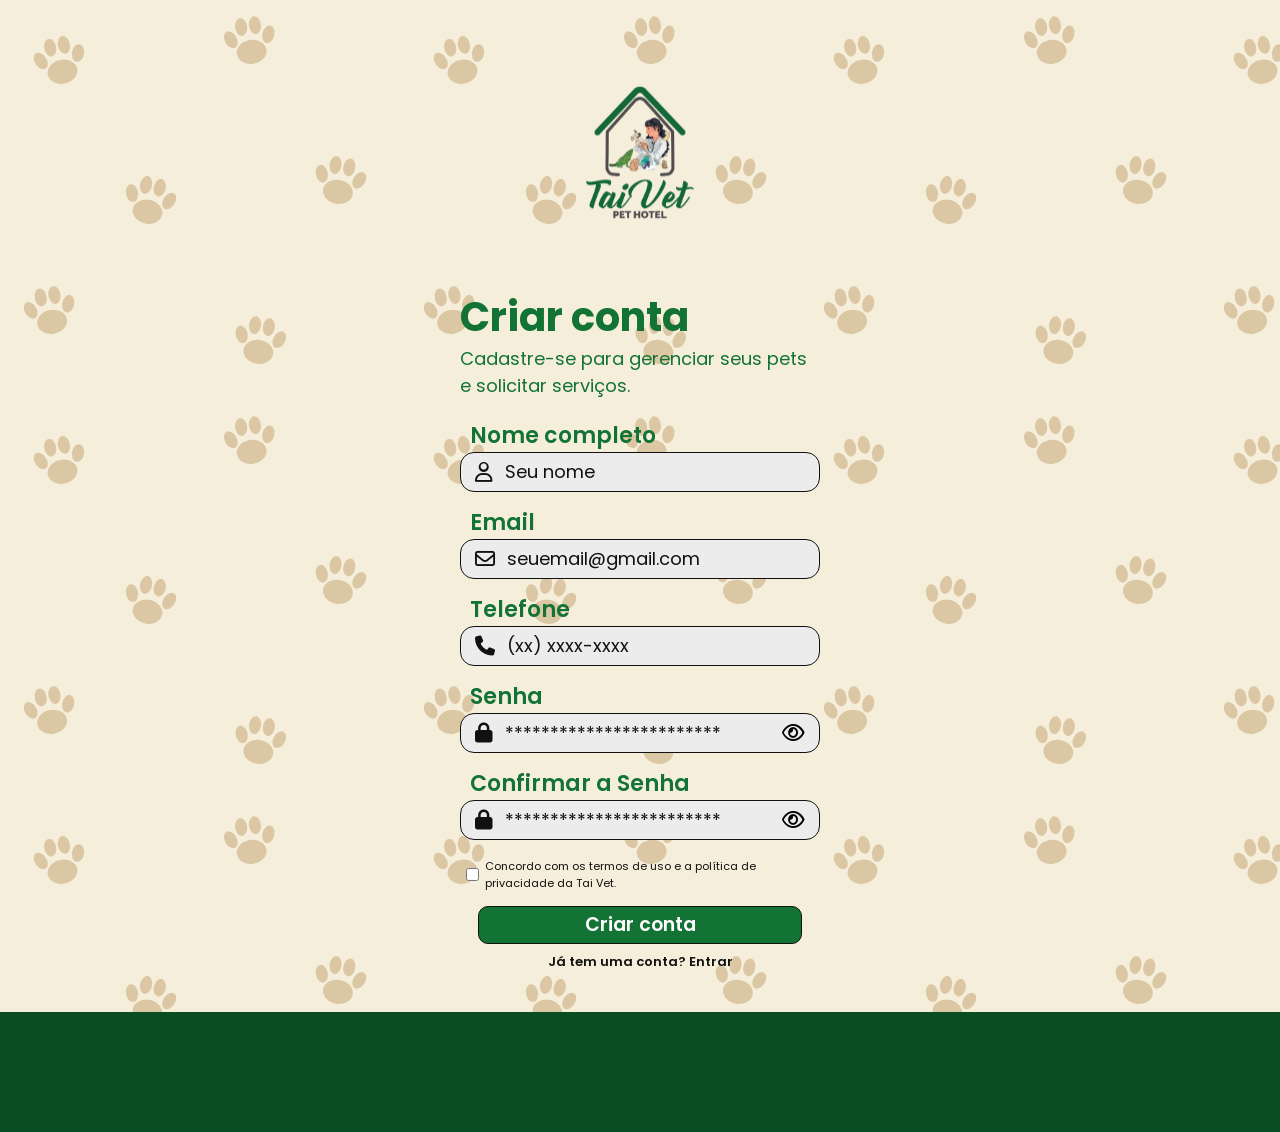
<file: PATTA/frontend/login/criar-conta.html>
<!DOCTYPE html>
<html lang="pt-BR">
<head>
  <meta charset="UTF-8">
  <meta name="viewport" content="width=device-width, initial-scale=1">
  <title>Criar conta | Tai Vet Pet Hotel</title>
  <link href="https://fonts.googleapis.com/css2?family=Poppins:wght@400;600;700&display=swap" rel="stylesheet">
  <link rel="stylesheet" href="https://cdnjs.cloudflare.com/ajax/libs/font-awesome/6.5.1/css/all.min.css">
  <link rel="stylesheet" href="style.css">
</head>
<body>
  <main>
    <img class="logo" src="img/logoTaiVet.svg" alt="Tai Vet Pet Hotel">
 
    <form id="form-criar" novalidate>
      <h1>Criar conta</h1>
      <p class="subtitulo">Cadastre-se para gerenciar seus pets e solicitar serviços.</p>
 
      <div class="campo">
        <label for="nome">Nome completo</label>
        <div class="entrada">
          <i class="fa-regular fa-user"></i>
          <input id="nome" type="text" placeholder="Seu nome">
        </div>
      </div>
 
      <div class="campo">
        <label for="email">Email</label>
        <div class="entrada">
          <i class="fa-regular fa-envelope"></i>
          <input id="email" type="email" placeholder="seuemail@gmail.com">
        </div>
      </div>
 
      <div class="campo">
        <label for="telefone">Telefone</label>
        <div class="entrada">
          <i class="fa-solid fa-phone"></i>
          <input id="telefone" type="tel" placeholder="(xx) xxxx-xxxx">
        </div>
      </div>
 
      <div class="campo">
        <label for="senha">Senha</label>
        <div class="entrada">
          <i class="fa-solid fa-lock"></i>
          <input id="senha" type="password" placeholder="************************">
          <button type="button" class="olho"><i class="fa-regular fa-eye"></i></button>
        </div>
      </div>
 
      <div class="campo">
        <label for="confirmar">Confirmar a Senha</label>
        <div class="entrada">
          <i class="fa-solid fa-lock"></i>
          <input id="confirmar" type="password" placeholder="************************">
          <button type="button" class="olho"><i class="fa-regular fa-eye"></i></button>
        </div>
      </div>
 
      <label class="termos">
        <input id="termos" type="checkbox">
        Concordo com os termos de uso e a política de privacidade da Tai Vet.
      </label>
 
      <button class="botao" type="submit">Criar conta</button>
      <p class="troca"><a href="entrar.html">Já tem uma conta? Entrar</a></p>
    </form>
  </main>
 
  <footer></footer>
  <script src="script.js"></script>
</body>
</html>
</file>
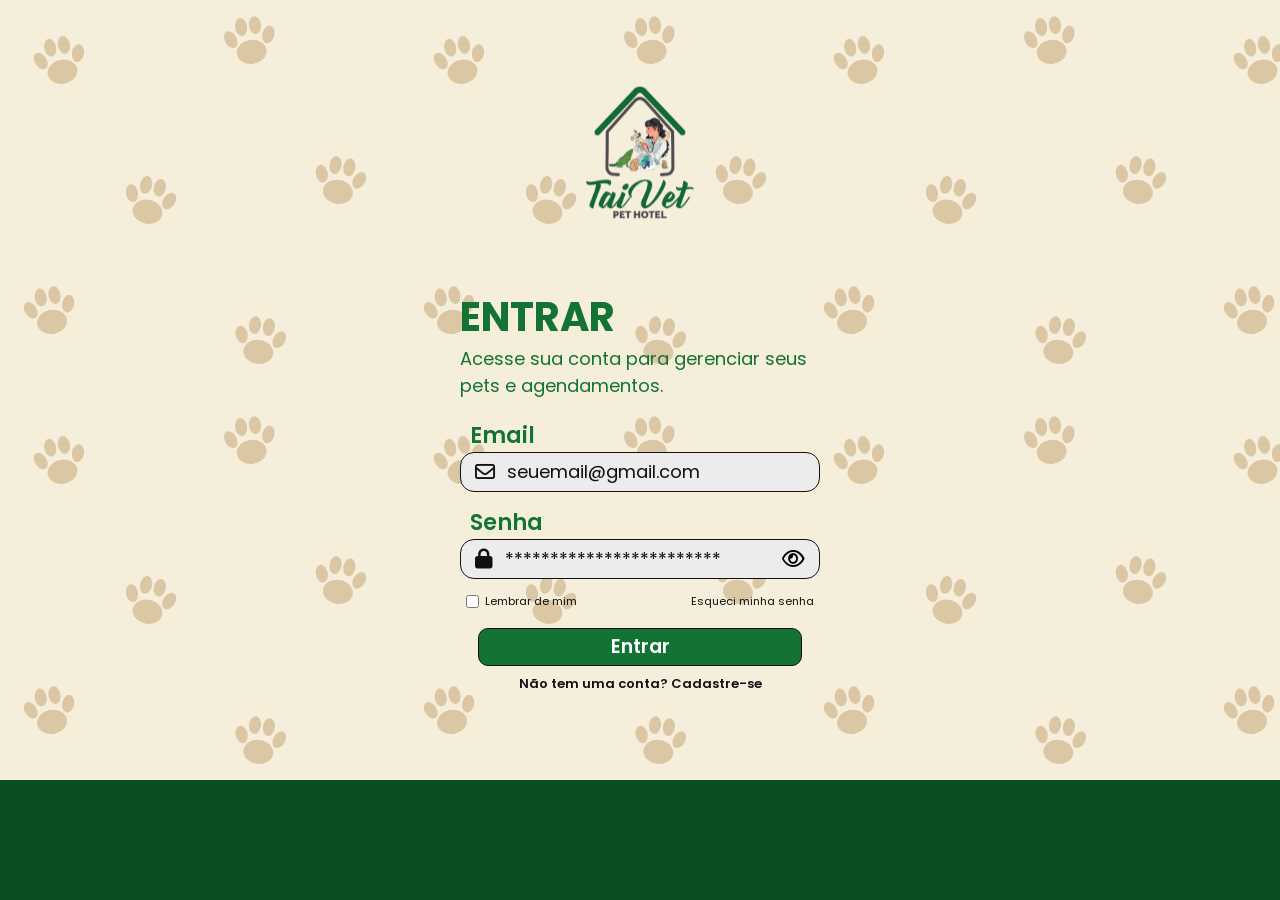
<file: PATTA/frontend/login/entrar.html>
<!DOCTYPE html>
<html lang="pt-BR">
<head>
  <meta charset="UTF-8">
  <meta name="viewport" content="width=device-width, initial-scale=1">
  <title>Entrar | Tai Vet Pet Hotel</title>
  <link href="https://fonts.googleapis.com/css2?family=Poppins:wght@400;600;700&display=swap" rel="stylesheet">
  <link rel="stylesheet" href="https://cdnjs.cloudflare.com/ajax/libs/font-awesome/6.5.1/css/all.min.css">
  <link rel="stylesheet" href="style.css">
</head>
<body>
  <main>
    <img class="logo" src="img/logoTaiVet.svg" alt="Tai Vet Pet Hotel">

    <form id="form-entrar" novalidate>
      <h1>ENTRAR</h1>
      <p class="subtitulo">Acesse sua conta para gerenciar seus pets e agendamentos.</p>

      <div class="campo">
        <label for="email">Email</label>
        <div class="entrada">
          <i class="fa-regular fa-envelope"></i>
          <input id="email" type="email" placeholder="seuemail@gmail.com">
        </div>
      </div>

      <div class="campo">
        <label for="senha">Senha</label>
        <div class="entrada">
          <i class="fa-solid fa-lock"></i>
          <input id="senha" type="password" placeholder="************************">
          <button type="button" class="olho"><i class="fa-regular fa-eye"></i></button>
        </div>
      </div>

      <div class="opcoes">
        <label class="lembrar"><input type="checkbox"> Lembrar de mim</label>
        <a href="#">Esqueci minha senha</a>
      </div>

      <button class="botao" type="submit">Entrar</button>
      <p class="troca"><a href="criar-conta.html">Não tem uma conta? Cadastre-se</a></p>
    </form>
  </main>

  <footer></footer>
  <script src="script.js"></script>
</body>
</html>
</file>
<file: PATTA/frontend/login/style.css>
/* ===== Variáveis ===== */
:root {
  --verde: #137335;
  --verde-escuro: #0a4d22;
  --bege: #f5eedb;
  --cinza: #ececec;
  --preto: #111;
}

/* ===== Base ===== */
* { box-sizing: border-box; margin: 0; padding: 0; }

body {
  font-family: 'Poppins', sans-serif;
  color: var(--preto);
  min-height: 100vh;
  display: flex;
  flex-direction: column;
}

/* ===== Layout ===== */
main {
  flex: 1;
  display: flex;
  flex-direction: column;
  align-items: center;
  padding: 40px 20px;
  background-color: var(--bege);
  background-image: url('img/patinhas.svg');
  background-repeat: repeat;
}

footer {
  height: 120px;
  background: var(--verde-escuro);
}

.logo { width: 180px; margin-bottom: 30px; }

/* ===== Formulário ===== */
form { width: 100%; max-width: 360px; }

h1 {
  font-size: 40px;
  color: var(--verde);
  line-height: 1.1;
}

.subtitulo {
  font-size: 18px;
  color: var(--verde);
  margin: 6px 0 20px;
}

.campo { margin-bottom: 14px; }

label {
  display: block;
  margin-left: 10px;
  font-size: 22px;
  font-weight: 600;
  color: var(--verde);
}

.entrada {
  display: flex;
  align-items: center;
  gap: 12px;
  height: 40px;
  padding: 0 14px;
  background: var(--cinza);
  border: 1.5px solid var(--preto);
  border-radius: 14px;
}

.entrada:focus-within { outline: 3px solid rgba(19, 115, 53, .4); }
.entrada.erro { border-color: #c0392b; }

.entrada i { font-size: 20px; }

.entrada input {
  flex: 1;
  min-width: 0;
  border: 0;
  background: none;
  outline: none;
  font: inherit;
  font-size: 18px;
}

.entrada input::placeholder { color: var(--preto); opacity: 1; }

.olho { border: 0; background: none; cursor: pointer; }

/* ===== Extras ===== */
.termos, .lembrar {
  display: flex;
  align-items: center;
  gap: 6px;
  font-size: 11px;
}

.termos { margin: 18px 0 14px 6px; }

.opcoes {
  display: flex;
  justify-content: space-between;
  margin: 8px 6px 18px;
  font-size: 11px;
}

.opcoes a { color: var(--preto); text-decoration: none; }

button.botao {
  display: block;
  width: 90%;
  height: 38px;
  margin: 0 auto;
  background: var(--verde);
  color: #fff;
  border: 1.5px solid var(--preto);
  border-radius: 10px;
  font: 600 19px 'Poppins', sans-serif;
  cursor: pointer;
}

button.botao:hover { background: #0f5f2b; }

.troca {
  margin-top: 8px;
  text-align: center;
  font-size: 13px;
  font-weight: 600;
}

.troca a { color: var(--preto); text-decoration: none; }

/* labels pequenos (checkbox) */
label.termos, label.lembrar {
  margin-left: 0;
  font-size: 11px;
  font-weight: 400;
  color: var(--preto);
}

label.termos { margin: 18px 0 14px 6px; }

/* ===== Responsivo ===== */

/* Tablet */
@media (max-width: 768px) {
  main { padding: 32px 20px; background-size: 320px; }
  footer { height: 80px; }
  .logo { width: 150px; margin-bottom: 24px; }
  h1 { font-size: 34px; }
  .subtitulo { font-size: 16px; }
  label { font-size: 20px; }
}

/* Celular */
@media (max-width: 480px) {
  main { padding: 24px 16px; background-size: 260px; }
  footer { height: 60px; }
  .logo { width: 120px; margin-bottom: 18px; }
  h1 { font-size: 28px; }
  .subtitulo { font-size: 14px; margin-bottom: 16px; }
  label { font-size: 17px; margin-left: 6px; }
  .entrada { height: 44px; gap: 10px; padding: 0 12px; }
  .entrada i { font-size: 18px; }
  .entrada input { font-size: 16px; } /* 16px evita zoom automático no iPhone */
  button.botao { width: 100%; height: 44px; font-size: 18px; }
  label.termos { align-items: flex-start; }
  .opcoes { margin: 8px 2px 18px; }
}
</file>
